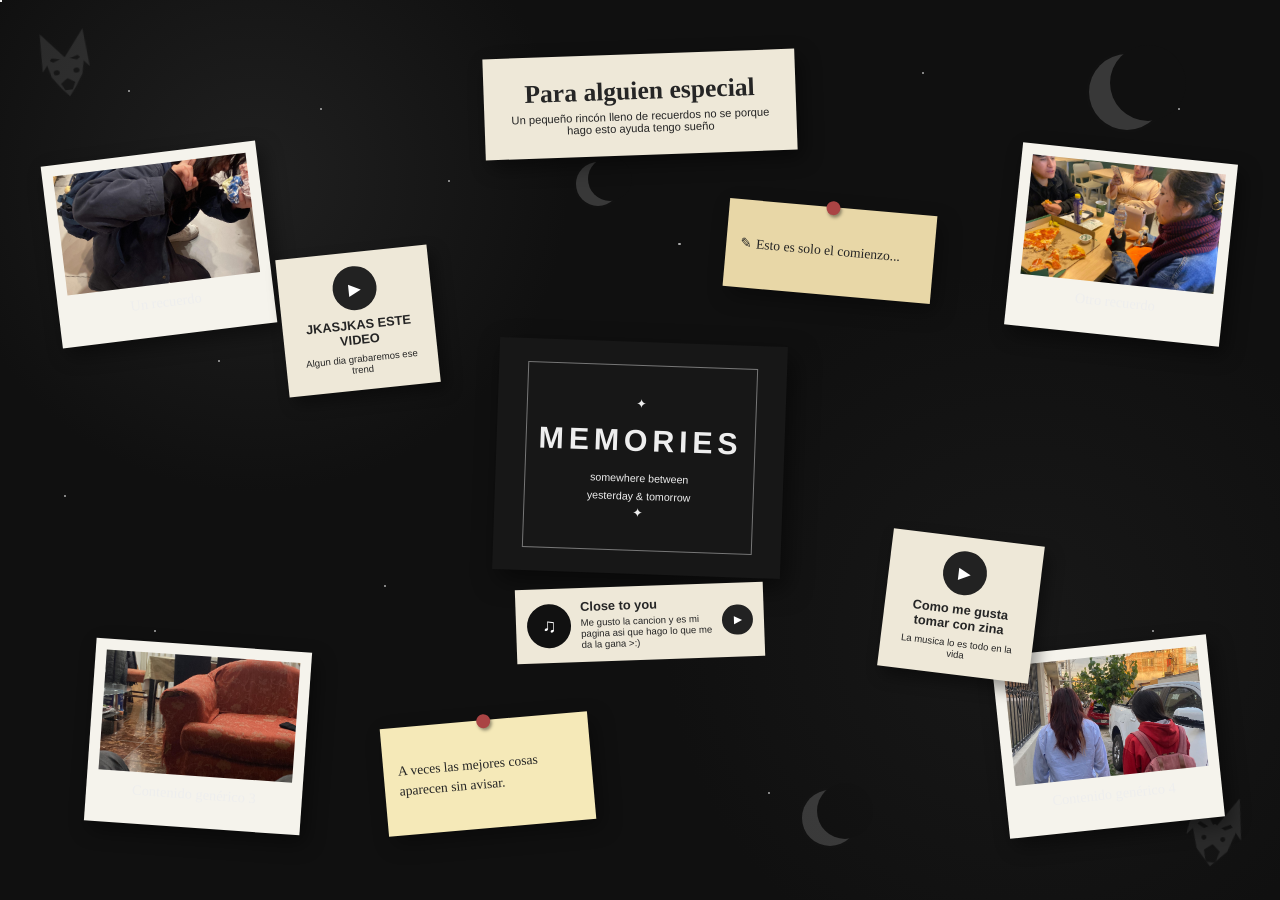
<file: HTML/Pagina 1.html>
<!DOCTYPE html>
<html lang="es">
<head>
    <meta charset="UTF-8">
    <meta name="viewport" content="width=device-width, initial-scale=1.0">
    <title>Un pequeño rincón</title>
    <link href="../CSS/Estilos.css" rel="stylesheet" type="text/css"/>
</head>

<body>

<main class="pizarron">

    <!-- TITULO -->
    <div class="titulo papel">
        <h1>Para alguien especial</h1>
        <p>Un pequeño rincón lleno de recuerdos  no se porque hago esto ayuda tengo sueño</p>
    </div>


    <!-- FOTO 1 -->
    <div class="foto foto1 polaroid" onclick="abrirPantalla('foto1')">
        <img src="../IMAGENES/zina 1.jpeg" alt=""/>
        <p>Un recuerdo</p>
    </div>


    <!-- FOTO 2 -->
    <div class="foto foto2 polaroid" onclick="abrirPantalla('foto2')">
        <img src="../IMAGENES/zina 2.jpeg" alt=""/>
        <p>Otro recuerdo</p>
    </div>


    <!-- FOTO 3 -->
    <div class="foto foto3 polaroid" onclick="abrirPantalla('foto3')">
        <img src="../IMAGENES/zina 3.jpeg" alt=""/>
        <p>Contenido genérico 3</p>
    </div>


    <!-- FOTO 4 -->
    <div class="foto foto4 polaroid" onclick="abrirPantalla('foto4')">
        <img src="../IMAGENES/zina 4.jpeg" alt=""/>
        <p>Contenido genérico 4</p>
    </div>


    <!-- POSTER -->
    <div class="poster papel" onclick="abrirPantalla('poster')">
        <div class="poster-contenido">
            <span>✦</span>
            <h2>MEMORIES</h2>
            <small>somewhere between<br>yesterday & tomorrow</small>
            <span>✦</span>
        </div>
    </div>


    <!-- NOTA 1 -->
    <div class="nota nota1 papel" onclick="abrirPantalla('nota1')">
        <span class="chincheta"></span>
        <p>
            A veces las mejores cosas
            aparecen sin avisar.
        </p>
    </div>


    <!-- NOTA 2 -->
    <div class="nota nota2 papel" onclick="abrirPantalla('nota2')">
        <span class="chincheta"></span>
        <p>
            ✎ Esto es solo el comienzo...
        </p>
    </div>


    <!-- VIDEO 1 -->
    <div class="video-card video1 papel" onclick="abrirPantalla('video1')">
        <span class="video-icon">▶</span>
        <strong>JKASJKAS ESTE VIDEO</strong>
        <small>Algun dia grabaremos ese trend</small>
    </div>


    <!-- VIDEO 2 -->
    <div class="video-card video2 papel" onclick="abrirPantalla('video2')">
        <span class="video-icon">▶</span>
        <strong>Como me gusta tomar con zina</strong>
        <small>La musica lo es todo en la vida</small>
    </div>


    <!-- CANCION -->
    <div class="musica papel" onclick="abrirPantalla('musica')">

        <div class="disco">♫</div>

        <div class="info-musica">
            <strong>Close to you</strong>
            <span>Me gusto la cancion y es mi pagina asi que hago lo que me da la gana >:)</span>
        </div>

        <button
            id="playBtn"
            type="button"
            onclick="event.stopPropagation()">
            ▶
        </button>

    </div>


    <!-- DECORACION -->
    <div class="estrellas">
        <span></span><span></span><span></span><span></span>
        <span></span><span></span><span></span><span></span>
        <span></span><span></span><span></span><span></span>
        <span></span><span></span><span></span><span></span>
        <span></span><span></span><span></span><span></span>
        <span></span><span></span><span></span><span></span>
        <span></span><span></span><span></span><span></span>
        <span></span><span></span><span></span><span></span>
    </div>


    <!-- LUNAS -->
    <div class="luna luna1"></div>
    <div class="luna luna2"></div>
    <div class="luna luna3"></div>


    <!-- LOBO -->
    <div class="animal lobo lobo1">
        <div class="oreja izquierda"></div>
        <div class="oreja derecha"></div>

        <div class="cara">
            <div class="ojo ojo1"></div>
            <div class="ojo ojo2"></div>
            <div class="hocico"></div>
        </div>
    </div>


    <!-- ZORRO -->
    <div class="animal zorro zorro1">
        <div class="oreja izquierda"></div>
        <div class="oreja derecha"></div>

        <div class="cara">
            <div class="ojo ojo1"></div>
            <div class="ojo ojo2"></div>
            <div class="hocico"></div>
        </div>
    </div>

</main>


<!-- ========================= -->
<!-- PANTALLAS INTERNAS -->
<!-- ========================= -->


<!-- FOTO 1 -->
<div id="pantalla-foto1" class="pantalla-interna">

    <button class="cerrar" onclick="cerrarPantalla()">×</button>

    <div class="contenido-pantalla">
        <img src="../IMAGENES/zina 1.jpeg" alt=""/>
        <h1>Zina en miniso 1</h1>
        <p>Aun recuerdo cuando estuvimos hora comprando en miniso (para que al final no compraras nada xddd.</p>
    </div>

</div>


<!-- FOTO 2 -->
<div id="pantalla-foto2" class="pantalla-interna">

    <button class="cerrar" onclick="cerrarPantalla()">×</button>

    <div class="contenido-pantalla">
        <img src="../IMAGENES/zina 2.jpeg" alt=""/>
        <h1>Cumpleaños de Zina</h1>
        <p>Fue raro que despues de haber visto el musical terminamos comiendo pizza y conociendo mejor a nico y a maguito (no me funes pero olvide quien era ella xd).</p>
    </div>

</div>


<!-- FOTO 3 -->
<div id="pantalla-foto3" class="pantalla-interna">

    <button class="cerrar" onclick="cerrarPantalla()">×</button>

    <div class="contenido-pantalla">
        <img src="../IMAGENES/zina 3.jpeg" alt=""/>
        <h1>Primera vez en tu casa</h1>
        <p>Para serte sincero no se como termine aqui ese dia.</p>
    </div>

</div>


<!-- FOTO 4 -->
<div id="pantalla-foto4" class="pantalla-interna">

    <button class="cerrar" onclick="cerrarPantalla()">×</button>

    <div class="contenido-pantalla">
        <img src="../IMAGENES/zina 4.jpeg" alt=""/>
        <h1>MEDAPOTO</h1>
        <p>Hay que volver a salir con meda porfavor zinaaa.</p>
    </div>

</div>


<!-- POSTER -->
<div id="pantalla-poster" class="pantalla-interna">

    <button class="cerrar" onclick="cerrarPantalla()">×</button>

    <div class="contenido-pantalla poster-pantalla">
        <span>✦</span>
        <h1>Recuerdos</h1>
        <p>Una pagina que hice pero me olvide de terminar xdd que hice para que zina no se sienta mal cuando este sola y recuerde bonitos momentos que compartio y no se porque esta tan largo este texto ah y si me llego a morir esta pagina quedara como recuerdo no se porque hago esto ayuda tengo sueño</p>
        <span>✦</span>
    </div>

</div>


<!-- NOTA 1 -->
<div id="pantalla-nota1" class="pantalla-interna">

    <button class="cerrar" onclick="cerrarPantalla()">×</button>

    <div class="contenido-pantalla nota-grande">
        <h1>Aaaaa tengo sueño x2</h1>

        <p>
            Como te dije no se en que momento te volviste alguien importante en mi vida.
            y si me arrepiento de algo es de no conocerte antes.
        </p>
    </div>

</div>


<!-- NOTA 2 -->
<div id="pantalla-nota2" class="pantalla-interna">

    <button class="cerrar" onclick="cerrarPantalla()">×</button>

    <div class="contenido-pantalla nota-grande">
        <h1>Quiero nestum</h1>

        <p>
            Quiero nestum quiero nestum quiero nestum
            es lo que diria zina
        </p>
    </div>

</div>


<!-- VIDEO 1 -->
<div id="pantalla-video1" class="pantalla-interna">

    <button class="cerrar" onclick="cerrarPantalla()">×</button>

    <div class="contenido-pantalla">

        <video width="320" height="240" controls>
            <source src="../Videos/zina 5.mp4" type="video/mp4">
        </video>

        <h1>Zina cayendo en la locura en su cuarto</h1>
        <p>Tenia este video en mi cel y decidi ponerlo :P.</p>

    </div>

</div>


<!-- VIDEO 2 -->
<div id="pantalla-video2" class="pantalla-interna">

    <button class="cerrar" onclick="cerrarPantalla()">×</button>

    <div class="contenido-pantalla">

        <video width="320" height="240" controls>
            <source src="../Videos/Zina.mp4" type="video/mp4">
        </video>

        <h1>Este lo grabe hoy xd </h1>
        <p>COME ON ALINE.</p>

    </div>

</div>


<div id="pantalla-musica" class="pantalla-interna">

    <button class="cerrar" onclick="cerrarPantalla()">×</button>

    <div class="contenido-pantalla music-pantalla">

        <div class="disco-grande">
            ♫
        </div>

        <h1>Close to you</h1>

        <p>Me gusto la cancion y es mi pagina asi que hago lo que me da la gana >:)</p>

        <div class="control-volumen">

            <span>🔉</span>

            <input
                type="range"
                id="volumen"
                min="0"
                max="100"
                value="100">

            <span>🔊</span>

        </div>

    </div>

</div>


<script src="../JS/JS 1.js" type="text/javascript"></script>

</body>
</html>
</file>
<file: CSS/Estilos.css>
* {
    box-sizing: border-box;
}

html,
body {
    width: 100%;
    height: 100%;
    margin: 0;
    overflow: hidden;
}

body {
    background:
        radial-gradient(circle at 20% 20%, #202020 0%, transparent 25%),
        radial-gradient(circle at 80% 70%, #181818 0%, transparent 30%),
        #101010;

    color: #eee;
    font-family: Arial, sans-serif;
}


/* ========================= */
/* PIZARRON */
/* ========================= */

.pizarron {
    position: relative;
    width: 125vw;
    height: 125vh;
    overflow: hidden;
    zoom: 0.8;
}


/* ========================= */
/* PAPEL */
/* ========================= */

.papel {
    background: #eee8d8;
    color: #252525;
}


/* ========================= */
/* TITULO */
/* ========================= */

.titulo {
    position: absolute;

    left: 50%;
    top: 6%;

    transform: translateX(-50%) rotate(-2deg);

    width: 390px;
    padding: 22px;

    text-align: center;

    box-shadow: 7px 10px 25px rgba(0,0,0,.45);

    z-index: 6;

    cursor: pointer;
}

.titulo span {
    font-size: 25px;
}

.titulo h1 {
    margin: 5px 0;
    font-family: Georgia, serif;
}

.titulo p {
    margin: 5px 0;
    font-size: 14px;
}


/* ========================= */
/* FOTOS */
/* ========================= */

.polaroid {
    position: absolute;

    background: #f5f3ec;

    padding: 14px 14px 32px;

    width: 270px;

    box-shadow: 7px 10px 25px rgba(0,0,0,.45);

    transition:
        transform .3s ease,
        box-shadow .3s ease;

    z-index: 3;

    cursor: pointer;
}

.polaroid img {
    display: block;

    width: 100%;
    height: 150px;

    object-fit: cover;
}

.polaroid p {
    margin: 12px 0 0;

    text-align: center;

    font-family: cursive;
    font-size: 18px;
}

.polaroid:hover,
.nota:hover,
.poster:hover,
.video-card:hover,
.musica:hover {
    box-shadow: 10px 15px 35px rgba(0,0,0,.65);
    z-index: 20;
}


/* POSICIONES FOTOS */

.foto1 {
    left: 4%;
    top: 17%;
    transform: rotate(-7deg);
}

.foto2 {
    right: 4%;
    top: 17%;
    transform: rotate(6deg);
}

.foto3 {
    left: 7%;
    bottom: 8%;
    transform: rotate(4deg);
}

.foto4 {
    right: 5%;
    bottom: 8%;
    transform: rotate(-6deg);
}

.foto1:hover {
    transform: rotate(-4deg) scale(1.04);
}

.foto2:hover {
    transform: rotate(3deg) scale(1.04);
}

.foto3:hover {
    transform: rotate(7deg) scale(1.04);
}

.foto4:hover {
    transform: rotate(-3deg) scale(1.04);
}


/* ========================= */
/* POSTER */
/* ========================= */

.poster {
    position: absolute;

    left: 50%;
    top: 38%;

    transform: translateX(-50%) rotate(2deg);

    width: 360px;
    height: 290px;

    display: flex;
    align-items: center;
    justify-content: center;

    text-align: center;

    background: #171717;
    color: #eee;

    box-shadow: 8px 12px 30px rgba(0,0,0,.5);

    z-index: 2;

    cursor: pointer;
}

.poster-contenido {
    border: 1px solid #777;
    width: 80%;
    height: 80%;

    display: flex;
    flex-direction: column;

    align-items: center;
    justify-content: center;
}

.poster h2 {
    font-size: 38px;
    letter-spacing: 6px;
    margin: 15px 0;
}

.poster small {
    line-height: 1.6;
}


/* ========================= */
/* NOTAS */
/* ========================= */

.nota {
    position: absolute;

    width: 260px;

    padding: 25px 18px;

    font-family: cursive;

    font-size: 17px;

    line-height: 1.5;

    box-shadow: 7px 10px 25px rgba(0,0,0,.35);

    cursor: pointer;

    z-index: 4;
}

.nota1 {
    left: 30%;
    bottom: 8%;
    transform: rotate(-5deg);
    background: #f5e9b8;
}

.nota2 {
    right: 27%;
    top: 23%;
    transform: rotate(5deg);
    background: #e8d7a7;
}

.chincheta {
    position: absolute;

    width: 18px;
    height: 18px;

    border-radius: 50%;

    background: #a44;

    top: -8px;
    left: 50%;

    transform: translateX(-50%);

    box-shadow: 2px 3px 4px rgba(0,0,0,.4);
}


/* ========================= */
/* VIDEOS */
/* ========================= */

.video-card {
    position: absolute;

    width: 190px;

    padding: 18px;

    display: flex;
    flex-direction: column;

    align-items: center;
    gap: 8px;

    box-shadow: 7px 10px 20px rgba(0,0,0,.4);

    cursor: pointer;

    z-index: 5;

    text-align: center;
}

.video-card strong {
    font-size: 16px;
}

.video-card small {
    font-size: 12px;
}

.video-icon {
    width: 55px;
    height: 55px;

    display: flex;
    align-items: center;
    justify-content: center;

    border-radius: 50%;

    background: #222;
    color: white;

    font-size: 20px;
}

.video1 {
    left: 22%;
    top: 28%;
    transform: rotate(-6deg);
}

.video2 {
    right: 19%;
    bottom: 25%;
    transform: rotate(7deg);
}


/* ========================= */
/* MUSICA */
/* ========================= */

.musica {
    position: absolute;

    left: 50%;
    top: calc(38% + 305px);

    width: 310px;

    padding: 14px;

    display: flex;
    align-items: center;

    gap: 12px;

    transform: translateX(-50%) rotate(-2deg);

    z-index: 5;

    cursor: pointer;
}

.disco {
    width: 55px;
    height: 55px;

    flex-shrink: 0;

    border-radius: 50%;

    background: #111;
    color: white;

    display: flex;
    align-items: center;
    justify-content: center;

    font-size: 24px;
}

.info-musica {
    display: flex;
    flex-direction: column;

    flex: 1;
}

.info-musica span {
    font-size: 12px;
    margin-top: 4px;
}

.musica button {
    border: none;

    width: 38px;
    height: 38px;

    border-radius: 50%;

    background: #222;
    color: white;

    cursor: pointer;
}


/* ========================= */
/* ESTRELLAS */
/* ========================= */

.estrellas {
    position: absolute;

    inset: 0;

    pointer-events: none;

    z-index: 0;
}

.estrellas span {
    position: absolute;

    width: 3px;
    height: 3px;

    background: #eee;

    border-radius: 50%;

    opacity: .7;
}

.estrellas span:nth-child(1) { left: 10%; top: 10%; }
.estrellas span:nth-child(2) { left: 17%; top: 40%; }
.estrellas span:nth-child(3) { left: 25%; top: 12%; }
.estrellas span:nth-child(4) { left: 35%; top: 20%; }
.estrellas span:nth-child(5) { left: 44%; top: 9%; }
.estrellas span:nth-child(6) { left: 53%; top: 27%; }
.estrellas span:nth-child(7) { left: 61%; top: 12%; }
.estrellas span:nth-child(8) { left: 72%; top: 8%; }
.estrellas span:nth-child(9) { left: 83%; top: 35%; }
.estrellas span:nth-child(10) { left: 92%; top: 12%; }
.estrellas span:nth-child(11) { left: 12%; top: 70%; }
.estrellas span:nth-child(12) { left: 20%; top: 82%; }
.estrellas span:nth-child(13) { left: 30%; top: 65%; }
.estrellas span:nth-child(14) { left: 40%; top: 90%; }
.estrellas span:nth-child(15) { left: 50%; top: 72%; }
.estrellas span:nth-child(16) { left: 60%; top: 88%; }
.estrellas span:nth-child(17) { left: 70%; top: 65%; }
.estrellas span:nth-child(18) { left: 80%; top: 82%; }
.estrellas span:nth-child(19) { left: 90%; top: 70%; }
.estrellas span:nth-child(20) { left: 5%; top: 55%; }


/* ========================= */
/* LUNAS EN FORMA DE MEDIALUNA */
/* ========================= */

.luna {
    position: absolute;

    border-radius: 50%;

    background: #eee;

    opacity: .18;

    z-index: 0;

    box-shadow: 0 0 15px rgba(255,255,255,.08);
}

/* La sombra tapa una parte de la luna */
.luna::after {
    content: "";

    position: absolute;

    width: 100%;
    height: 100%;

    border-radius: 50%;

    background: #101010;

    left: 28%;
    top: -12%;
}


/* Luna grande */
.luna1 {
    width: 95px;
    height: 95px;

    right: 9%;
    top: 6%;
}


/* Luna mediana */
.luna2 {
    width: 55px;
    height: 55px;

    left: 45%;
    top: 18%;
}


/* Luna pequeña */
.luna3 {
    width: 70px;
    height: 70px;

    right: 33%;
    bottom: 6%;
}

/* ========================= */
/* CABEZAS DE LOBO Y ZORRO */
/* ========================= */

.animal {
    position: absolute;

    width: 100px;
    height: 100px;

    opacity: .16;

    z-index: 1;

    filter: drop-shadow(0 0 5px rgba(255,255,255,.08));
}


/* ========================= */
/* LOBO */
/* ========================= */

.lobo1 {
    left: 2%;
    top: 3%;

    transform: rotate(-8deg);
}


/* Cabeza */

.lobo .cara {
    position: absolute;

    left: 20px;
    top: 25px;

    width: 60px;
    height: 62px;

    background: #aaa;

    clip-path: polygon(
        8% 18%,
        25% 28%,
        50% 20%,
        75% 28%,
        92% 18%,
        82% 58%,
        65% 82%,
        50% 100%,
        35% 82%,
        18% 58%
    );
}


/* Orejas del lobo */

.lobo .oreja {
    position: absolute;

    width: 35px;
    height: 45px;

    background: #aaa;

    clip-path: polygon(
        50% 0%,
        100% 100%,
        50% 75%,
        0% 100%
    );
}

.lobo .oreja.izquierda {
    left: 13px;
    top: 4px;

    transform: rotate(-18deg);
}

.lobo .oreja.derecha {
    right: 13px;
    top: 4px;

    transform: rotate(18deg);
}


/* Ojos */

.lobo .ojo {
    position: absolute;

    width: 7px;
    height: 7px;

    background: #222;

    border-radius: 50%;

    top: 27px;
}

.lobo .ojo1 {
    left: 14px;
}

.lobo .ojo2 {
    right: 14px;
}


/* Hocico */

.lobo .hocico {
    position: absolute;

    left: 21px;
    bottom: 8px;

    width: 18px;
    height: 15px;

    background: #222;

    clip-path: polygon(
        50% 0%,
        100% 40%,
        75% 100%,
        25% 100%,
        0% 40%
    );
}


/* ========================= */
/* ZORRO */
/* ========================= */

.zorro1 {
    right: 2%;
    bottom: 3%;

    transform: rotate(7deg);
}


/* Cabeza */

.zorro .cara {
    position: absolute;

    left: 20px;
    top: 27px;

    width: 60px;
    height: 65px;

    background: #aaa;

    clip-path: polygon(
        0% 15%,
        28% 28%,
        50% 18%,
        72% 28%,
        100% 15%,
        82% 68%,
        50% 100%,
        18% 68%
    );
}


/* Orejas del zorro */

.zorro .oreja {
    position: absolute;

    width: 38px;
    height: 50px;

    background: #aaa;

    clip-path: polygon(
        50% 0%,
        100% 100%,
        50% 70%,
        0% 100%
    );
}

.zorro .oreja.izquierda {
    left: 10px;
    top: 3px;

    transform: rotate(-12deg);
}

.zorro .oreja.derecha {
    right: 10px;
    top: 3px;

    transform: rotate(12deg);
}


/* Ojos */

.zorro .ojo {
    position: absolute;

    width: 6px;
    height: 6px;

    background: #222;

    border-radius: 50%;

    top: 27px;
}

.zorro .ojo1 {
    left: 15px;
}

.zorro .ojo2 {
    right: 15px;
}


/* Hocico del zorro */

.zorro .hocico {
    position: absolute;

    left: 20px;
    bottom: 5px;

    width: 20px;
    height: 23px;

    background: #222;

    clip-path: polygon(
        50% 0%,
        100% 35%,
        80% 100%,
        20% 100%,
        0% 35%
    );
}

/* ========================= */
/* PANTALLAS INTERNAS */
/* ========================= */

.pantalla-interna {
    position: fixed;

    inset: 0;

    width: 100vw;
    height: 100vh;

    background: rgba(8,8,8,.97);

    display: flex;

    align-items: center;
    justify-content: center;

    opacity: 0;
    visibility: hidden;

    transition:
        opacity .35s ease,
        visibility .35s ease;

    z-index: 100;
}

.pantalla-interna.activa {
    opacity: 1;
    visibility: visible;
}


/* ========================= */
/* BOTON CERRAR */
/* ========================= */

.cerrar {
    position: absolute;

    top: 25px;
    right: 30px;

    width: 50px;
    height: 50px;

    border: none;

    border-radius: 50%;

    background: #eee8d8;
    color: #222;

    font-size: 32px;

    cursor: pointer;

    z-index: 110;

    transition: transform .2s ease;
}

.cerrar:hover {
    transform: scale(1.1) rotate(5deg);
}


/* ========================= */
/* CONTENIDO PANTALLA */
/* ========================= */

.contenido-pantalla {
    width: min(850px, 85vw);
    max-height: 88vh;

    padding: 40px;

    overflow: auto;

    background: #eee8d8;
    color: #252525;

    box-shadow: 10px 15px 40px rgba(0,0,0,.6);

    text-align: center;

    transform: scale(.8) rotate(-2deg);

    opacity: 0;

    transition:
        transform .5s ease,
        opacity .5s ease;
}

.pantalla-interna.activa .contenido-pantalla {
    transform: scale(1) rotate(0deg);
    opacity: 1;
}

.contenido-pantalla > img {
    display: block;

    width: 100%;
    max-width: 650px;

    max-height: 60vh;

    object-fit: contain;

    margin: 0 auto 25px;

    box-shadow: 5px 8px 20px rgba(0,0,0,.35);
}

.contenido-pantalla h1 {
    font-size: 36px;

    margin: 15px 0;
}

.contenido-pantalla p {
    font-size: 19px;

    line-height: 1.6;

    max-width: 650px;

    margin: 15px auto;
}


/* ========================= */
/* VIDEOS INTERNOS */
/* ========================= */

.contenido-pantalla video {
    display: block;

    width: 100%;
    max-width: 700px;

    max-height: 60vh;

    margin: 0 auto 25px;

    background: black;
}


/* ========================= */
/* POSTER INTERNO */
/* ========================= */

.poster-pantalla {
    background: #171717;

    color: #eee;

    border: 1px solid #777;

    min-height: 500px;

    display: flex;

    flex-direction: column;

    align-items: center;

    justify-content: center;
}

.poster-pantalla h1 {
    font-size: 60px;

    letter-spacing: 8px;
}


/* ========================= */
/* NOTAS INTERNAS */
/* ========================= */

.nota-grande {
    background: #f5e9b8;

    font-family: cursive;

    transform: rotate(1deg);
}


/* ========================= */
/* MUSICA INTERNA */
/* ========================= */

.musica-pantalla {
    display: flex;

    flex-direction: column;

    align-items: center;
    justify-content: center;

    min-height: 500px;
}

.disco-grande {
    width: 220px;
    height: 220px;

    border-radius: 50%;

    background: #111;

    color: #eee;

    display: flex;

    align-items: center;
    justify-content: center;

    font-size: 70px;

    box-shadow:
        0 0 0 10px #333,
        0 10px 30px rgba(0,0,0,.5);

    margin-bottom: 30px;

    animation: girarDisco 5s linear infinite;

    animation-play-state: paused;
}

.boton-musica {
    margin-top: 20px;

    padding: 14px 30px;

    border: none;

    background: #222;
    color: white;

    font-size: 17px;

    cursor: pointer;
}

@keyframes girarDisco {

    from {
        transform: rotate(0deg);
    }

    to {
        transform: rotate(360deg);
    }

}


/* ========================= */
/* RESPONSIVE */
/* ========================= */

@media (max-width: 900px) {

    .polaroid {
        width: 210px;
    }

    .polaroid img {
        height: 110px;
    }

    .poster {
        width: 280px;
        height: 220px;
    }

    .nota {
        width: 190px;
        font-size: 14px;
    }

    .musica {
        width: 240px;
    }

    .video-card {
        width: 150px;
    }

    .titulo {
        width: 300px;
    }

}

@media (max-width: 600px) {

    .polaroid {
        width: 150px;
        padding: 8px 8px 18px;
    }

    .polaroid img {
        height: 90px;
    }

    .polaroid p {
        font-size: 13px;
    }

    .foto1 {
        left: 2%;
        top: 17%;
    }

    .foto2 {
        right: 2%;
        top: 17%;
    }

    .foto3 {
        left: 2%;
        bottom: 4%;
    }

    .foto4 {
        right: 2%;
        bottom: 4%;
    }

    .poster {
        width: 190px;
        height: 160px;
    }

    .poster h2 {
        font-size: 22px;
    }

    .nota {
        width: 145px;
        padding: 15px 10px;
        font-size: 12px;
    }

    .nota1 {
        left: 4%;
        bottom: 30%;
    }

    .nota2 {
        right: 4%;
        top: 35%;
    }

    .video-card {
        width: 120px;
        padding: 10px;
        font-size: 11px;
    }

    .video1 {
        left: 3%;
        top: 45%;
    }

    .video2 {
        right: 3%;
        bottom: 25%;
    }

    .musica {
        left: 50%;
        transform: translateX(-50%) rotate(-2deg);
        width: 230px;
        bottom: 1%;
    }

    .titulo {
        top: 3%;
        width: 260px;
        padding: 12px;
    }

    .titulo h1 {
        font-size: 20px;
    }

    .contenido-pantalla {
        width: 90vw;
        padding: 20px;
    }

    .contenido-pantalla h1 {
        font-size: 25px;
    }

    .poster-pantalla h1 {
        font-size: 35px;
    }

    .disco-grande {
        width: 150px;
        height: 150px;
    }

}
</file>
